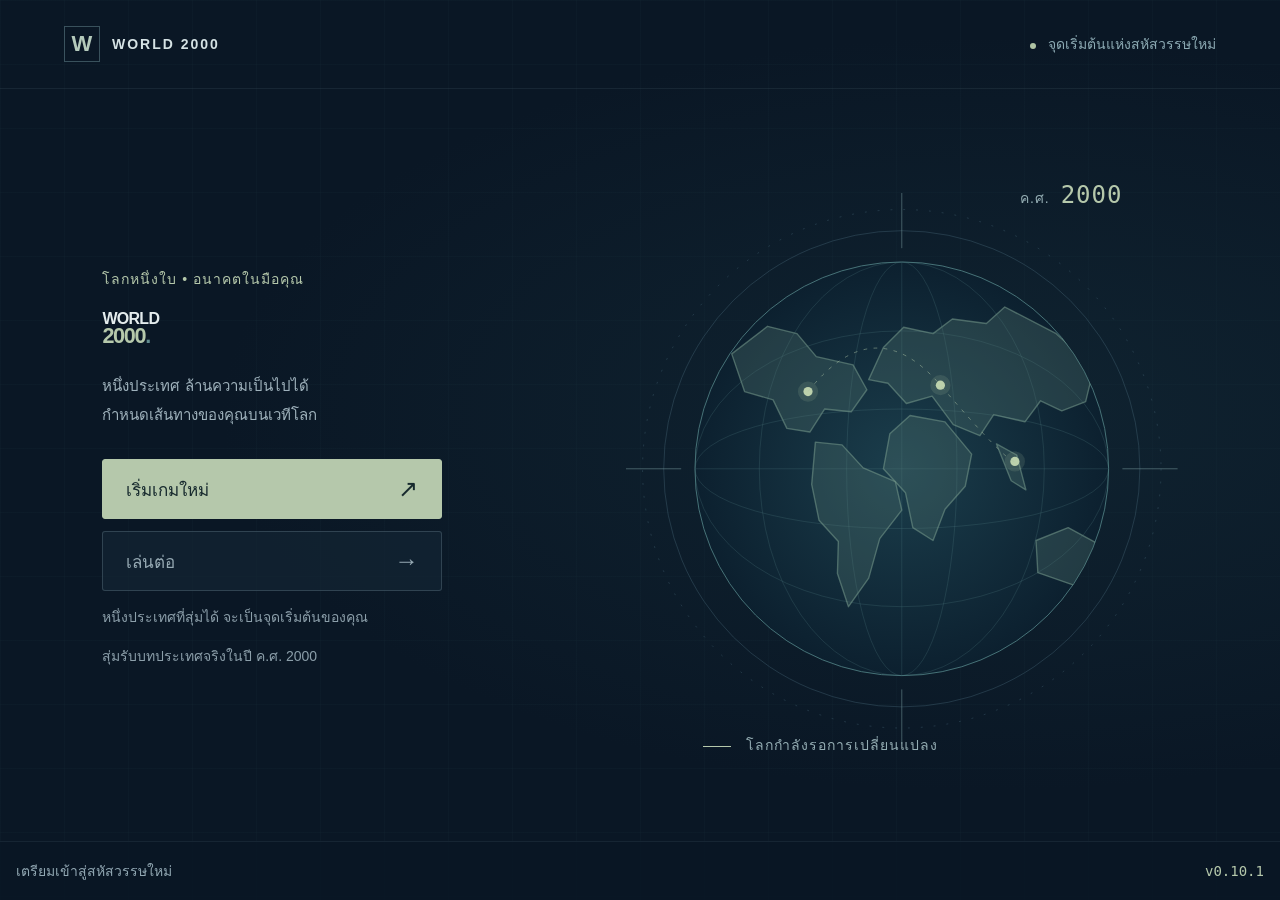
<file: index.html>
<!DOCTYPE html>
<html lang="th">
<head>
  <meta charset="UTF-8">
  <meta name="viewport" content="width=device-width, initial-scale=1, viewport-fit=cover">
  <meta name="theme-color" content="#0a1725">
  <meta name="description" content="World 2000 — บริหารประเทศ กำหนดอนาคตของโลก">
  <link rel="manifest" href="./manifest.json">
  <link rel="icon" href="./icons/icon.svg" type="image/svg+xml">
  <link rel="apple-touch-icon" href="./icons/icon-192.png">
  <link rel="stylesheet" href="./css/main.css">
  <link rel="stylesheet" href="./css/map.css">
  <link rel="stylesheet" href="./css/game.css">
  <link rel="stylesheet" href="./css/country-cards.css">
  <link rel="stylesheet" href="./css/economy.css">
  <link rel="stylesheet" href="./css/friendly.css">
  <link rel="stylesheet" href="./css/resources.css">
  <link rel="stylesheet" href="./css/events.css">
  <link rel="stylesheet" href="./css/victory.css">
  <link rel="stylesheet" href="./css/time.css">
  <link rel="stylesheet" href="./css/news.css">
  <link rel="stylesheet" href="./css/trait-map.css">
  <link rel="stylesheet" href="./css/trade.css">
  <link rel="stylesheet" href="./css/market.css">
  <script type="module" src="./js/main.js"></script>
  <title>World 2000</title>
  <link rel="stylesheet" href="./css/performance.css">
  <link rel="stylesheet" href="./css/territories.css">
  <link rel="stylesheet" href="./css/war.css">
</head>
<body>
  <header class="masthead" id="menu-header">
    <a class="brand" href="./" aria-label="World 2000 หน้าหลัก"><span class="brand-mark" aria-hidden="true">W</span><span>WORLD 2000</span></a>
    <span class="era"><span class="status-dot" aria-hidden="true"></span> จุดเริ่มต้นแห่งสหัสวรรษใหม่</span>
  </header>
  <main class="main-menu" id="menu-screen">
    <section class="menu-content" aria-labelledby="game-title">
      <p class="eyebrow">โลกหนึ่งใบ • อนาคตในมือคุณ</p>
      <h1 id="game-title">WORLD<span>2000<span class="title-dot">.</span></span></h1>
      <p class="intro">หนึ่งประเทศ ล้านความเป็นไปได้<br>กำหนดเส้นทางของคุณบนเวทีโลก</p>
      <div class="menu-actions" aria-describedby="menu-note">
        <button class="menu-button primary" id="new-game" type="button"><span>เริ่มเกมใหม่</span><span aria-hidden="true">↗</span></button>
        <button class="menu-button secondary" id="continue-game" type="button" disabled><span>เล่นต่อ</span><span aria-hidden="true">→</span></button>
      </div>
      <p id="menu-note" class="menu-note">หนึ่งประเทศที่สุ่มได้ จะเป็นจุดเริ่มต้นของคุณ</p>
      <p id="menu-feedback" class="menu-note" role="status"></p>
    </section>
    <div class="world-art" aria-hidden="true">
      <div class="coordinate top-coordinate">ค.ศ. <strong>2000</strong></div>
      <svg class="globe" viewBox="0 0 600 600" fill="none">
        <defs>
          <radialGradient id="ocean"><stop stop-color="#1b3e4c"/><stop offset="1" stop-color="#0c202f"/></radialGradient>
          <clipPath id="sphere"><circle cx="300" cy="300" r="225"/></clipPath>
        </defs>
        <circle class="orbit" cx="300" cy="300" r="282" stroke-dasharray="2 12"/>
        <circle class="orbit" cx="300" cy="300" r="259"/>
        <path class="crosshair" d="M300 0v60m0 480v60M0 300h60m480 0h60"/>
        <circle cx="300" cy="300" r="225" fill="url(#ocean)" stroke="#4c797e"/>
        <g clip-path="url(#sphere)" class="globe-grid">
          <ellipse cx="300" cy="300" rx="155" ry="225"/><ellipse cx="300" cy="300" rx="60" ry="225"/>
          <ellipse cx="300" cy="300" rx="225" ry="150"/><ellipse cx="300" cy="300" rx="225" ry="65"/>
          <path d="M75 300h450M300 75v450"/>
        </g>
        <g class="land" clip-path="url(#sphere)">
          <path d="m115 175 39-30 32 8 21 25 40 9 15 27-17 24-29-3-16 25-25-4-15-31-31-9-14-41Zm91 96 29 3 23 25 35 15 7 31-24 31-12 43-22 31-12-36 1-35-21-23-8-39Z"/>
          <path d="m280 168 22-22 32 7 21-16 37 5 20-18 56 29 41 37-9 37-26 10-23-11-17 23-34-8-15 23-29-12-23-31-28 8-20-22-21-4Zm29 74 38 7 29 35-7 35-22 25-13 34-22-14-8-38-24-26 7-38Zm94 31 22 12 10 38-16-10-16-40Zm43 105 35-14 33 18 11 31-31 16-46-16Z"/>
        </g>
        <g class="map-points"><circle cx="342" cy="209" r="5"/><circle cx="198" cy="216" r="5"/><circle cx="423" cy="292" r="5"/></g>
        <path class="route" d="M198 216Q270 125 342 209T423 292" stroke-dasharray="4 7"/>
      </svg>
      <div class="coordinate bottom-coordinate"><span class="tiny-line"></span> โลกกำลังรอการเปลี่ยนแปลง</div>
    </div>
  </main>
  <main class="start-screen" id="start-screen" hidden>
    <header class="start-header">
      <button id="cancel-start" class="map-button" type="button">← กลับเมนู</button>
      <span class="eyebrow">จุดเริ่มต้นของประเทศคุณ</span>
      <span class="year-badge">ค.ศ. 2000</span>
    </header>
    <div class="start-layout">
      <section class="draw-machine" aria-labelledby="draw-intro">
        <p class="eyebrow">ทุกประเทศมีเส้นทางของตัวเอง</p>
        <div class="draw-emblem" aria-hidden="true">W<span>2000</span></div>
        <p id="draw-status" role="status">กำลังเตรียมประเทศของคุณ</p>
        <div class="draw-reel"><span class="reel-marker" aria-hidden="true">›</span><h2 id="draw-name"></h2><span class="reel-marker" aria-hidden="true">‹</span></div>
        <p id="draw-code"></p>
        <p class="draw-hint">โลกในปี 2000 กำลังเปลี่ยนแปลง<br>ประเทศนี้จะเติบโตไปในทิศทางใด ขึ้นอยู่กับคุณ</p>
      </section>
      <section class="draw-card" id="draw-result" hidden>
        <p class="eyebrow">หน้าที่ใหม่ของคุณ</p>
        <h2 id="draw-intro"></h2>
        <p id="draw-government"></p>
        <p id="start-balance"></p><div id="start-traits" aria-label="จุดเด่นของประเทศ"></div>
        <dl class="stat-grid" id="draw-stats"></dl>
        <label class="victory-label" for="start-victory-path">เลือกเป้าหมายของประเทศ</label><select id="start-victory-path" class="victory-select"></select><p id="start-victory-detail" class="victory-detail"></p>
        <p class="estimate-note">ข้อมูลอ้างอิงปี 2000 · คะแนนและเงินคลังเป็นค่าประเมินสำหรับเกม</p>
      </section>
    </div>
    <div class="start-actions">
      <button class="map-button accept-button" id="accept-country" type="button" disabled>รับตำแหน่ง →</button>
      <button class="map-button" id="reroll-country" type="button" disabled>สุ่มใหม่ (3/3)</button>
      <p id="replace-save-note" hidden>เมื่อรับตำแหน่ง เกมใหม่นี้จะถูกบันทึกแทนเกมเดิม</p>
    </div>
    <section id="country-choices" aria-label="เลือกประเทศจาก 40 ประเทศ แบ่งตามภูมิภาค"><h2>เลือกประเทศ • แตะดูจุดเด่นและจุดอ่อน</h2></section>
    <details class="manual-choice">
      <summary>เลือกประเทศเอง (สำหรับทดสอบ)</summary>
      <div><label for="manual-country">ประเทศที่ต้องการ</label><select id="manual-country" disabled></select><button class="map-button" id="choose-country" type="button" disabled>เลือกประเทศนี้</button></div>
      <p>โหมดทดสอบไม่ใช้จำนวนครั้งสุ่มใหม่</p>
    </details>
  </main>
  <main class="map-screen" id="map-screen" hidden>
    <header class="map-header">
      <button class="map-button back-button" id="back-to-menu" type="button">← กลับเมนู</button>
      <div class="map-heading"><h2 id="player-name">ประเทศของคุณ</h2><span>WORLD 2000</span></div>
      <div class="time-controls"><div class="month-clock"><span class="year-badge" id="game-date">1 มกราคม 2000</span><div id="month-track" role="progressbar" aria-label="ความคืบหน้าของเดือน" aria-valuemin="0" aria-valuemax="100" aria-valuenow="0"><span id="month-progress"></span></div></div><button type="button" class="map-button" data-time-speed="pause" aria-label="หยุดเวลา">⏸</button><button type="button" class="map-button" data-time-speed="1">×1</button><button type="button" class="map-button" data-time-speed="2">×2</button><button type="button" class="map-button" data-time-speed="4">×4</button><span id="time-status">ความเร็ว ×4</span><button type="button" class="map-button victory-chip" id="victory-toggle" aria-label="รายละเอียดเป้าหมาย"><span aria-hidden="true">🏆</span> <span id="victory-progress-text">0%</span><span id="victory-name" hidden>เป้าหมาย</span><span id="victory-progress-detail" hidden></span></button></div>
    </header>
    <button type="button" id="news-ticker" aria-label="เปิดประวัติข่าว 20 รายการล่าสุด">📰 ยังไม่มีข่าวใหม่</button>
    <section id="war-strip" hidden aria-label="สถานะสงคราม"><label for="war-select">⚔️</label><select id="war-select" aria-label="เลือกสงคราม"></select><span id="war-months"></span><div class="war-strip-target"><span id="war-target-label"></span><progress id="war-progress" max="100" value="0"></progress></div><button id="war-manage" class="map-button" type="button">จัดการสงคราม</button></section>
    <div class="country-hud" aria-label="สถานะประเทศของคุณ">
      <button type="button" class="hud-button" data-stat="treasury" aria-label="อธิบายเงินที่มี"><span class="hud-icon" aria-hidden="true">💰</span><span><span class="hud-label">เงินที่มี</span><strong id="hud-treasury">—</strong><small id="hud-net"></small></span></button>
      <button type="button" class="hud-button" data-stat="happiness" aria-label="อธิบายความสุข"><span class="hud-icon" aria-hidden="true">😊</span><span><span class="hud-label">ความสุข</span><strong id="hud-happiness">—</strong></span></button>
      <button type="button" class="hud-button" data-stat="military" aria-label="อธิบายทหาร"><span class="hud-icon" aria-hidden="true">⚔️</span><span><span class="hud-label">ทหาร</span><strong id="hud-military">—</strong></span></button>
    </div>
    <div class="map-layout">
      <section class="map-viewport" aria-label="แผนที่ประเทศและดินแดน">
        <div class="map-settings" id="map-settings" aria-label="ตั้งค่าแผนที่">
          <button class="map-setting-trigger" id="toggle-map-mode" type="button" aria-label="เปิดโหมดแผนที่" aria-controls="map-settings-menu" aria-expanded="false">▤</button>
          <button class="map-setting-trigger" id="toggle-map-quality" type="button" aria-label="เปิดคุณภาพภาพ" aria-controls="map-settings-menu" aria-expanded="false">◐</button>
          <div class="map-setting-menu" id="map-settings-menu" hidden>
            <label for="map-mode">โหมดแผนที่</label><select id="map-mode"><option value="political">การเมือง</option></select><div id="resource-legend" hidden></div>
            <label for="map-quality">คุณภาพภาพ</label><select id="map-quality"><option value="high">สูง</option><option value="medium">กลาง</option><option value="low">ต่ำ</option></select>
            <label class="trade-toggle"><input type="checkbox" id="power-saving"> โหมดประหยัด (เปิดอัตโนมัติเมื่อเครื่องช้า)</label>
            <label class="trade-toggle"><input type="checkbox" id="trade-animation" checked> ภาพเรือและเครื่องบิน</label><p id="trade-animation-status">ภาพจากยอดขายรายเดือน</p>
            <a class="map-credits" href="./data/TERRITORY_LICENSES.html" target="_blank" rel="noopener">แผนที่: Natural Earth · Rosreestr/GIS-Lab · NGD/OCHA</a><p class="trade-note">ภาพเชื่อมยอดขายมือและส่งออกอัตโนมัติ เงินได้รับตอนขายแล้ว ไม่บวกซ้ำเมื่อถึงปลายทาง</p>
          </div>
        </div>
        <span class="player-pulse" id="player-pulse" hidden aria-hidden="true"><i></i><i></i></span>
        <canvas id="world-map" tabindex="0" role="img" aria-label="แผนที่โลก ลากเพื่อเลื่อน ใช้สองนิ้วหรือล้อเมาส์เพื่อซูม แตะเพื่อเลือกประเทศ หรือเลือกจากรายชื่อด้านข้าง"></canvas>
        <button id="territory-alert" type="button" hidden aria-label="เหตุการณ์ดินแดน">⚠️</button><aside id="province-map-card" hidden><strong id="province-map-name"></strong><p id="province-map-info"></p><button id="war-target-province" type="button" class="map-button" hidden>บุกจังหวัดนี้</button></aside>
        <svg id="war-map-overlay" aria-hidden="true" hidden></svg><canvas id="trade-canvas" aria-hidden="true"></canvas><aside id="trade-info" hidden><p id="trade-info-text"></p><button id="close-trade-info" class="map-button" type="button">ปิด</button></aside>
        <div class="trait-map-dock"><button id="map-special" type="button" aria-label="ใช้ความสามารถพิเศษ"><span class="special-ring" aria-hidden="true"><span id="map-special-days">✨</span></span><span><strong>ความสามารถพิเศษ</strong><span id="map-special-name"></span><span id="map-special-status"></span></span></button><p id="trait-map-summary" role="status" hidden></p></div>
        <aside id="missions" class="missions" aria-label="ภารกิจแนะนำ"><header><h3>ภารกิจแนะนำ</h3><button id="dismiss-missions" class="map-button" type="button" aria-label="ปิดภารกิจแนะนำ">×</button></header><ol id="mission-list"></ol></aside>
        <div class="map-caption" aria-hidden="true">แผนที่การเมือง <span>ปี 2000</span></div>
        <div class="map-tools" aria-label="ควบคุมแผนที่">
          <button class="map-button" id="zoom-in" type="button" aria-label="ซูมเข้า" disabled>+</button>
          <output id="zoom-level" aria-label="ระดับการซูม">1.0×</output>
          <button class="map-button" id="zoom-out" type="button" aria-label="ซูมออก" disabled>−</button>
          <button class="map-button reset-button" id="reset-map" type="button" disabled>ดูทั้งโลก</button>
          <button class="map-button focus-player" id="focus-player" type="button">⌖ ประเทศเรา</button>
        </div>
        <div class="map-loading" id="map-loading">
          <p id="map-load-message" role="status">กำลังเตรียมแผนที่โลก…</p>
          <button class="map-button" id="retry-map" type="button" hidden>ลองอีกครั้ง</button>
        </div>
      </section>
      <aside class="country-panel" aria-label="ข้อมูลประเทศ">
        <div class="panel-heading"><span class="status-dot" aria-hidden="true"></span> สำรวจโลก</div>
        <label class="country-picker-label" for="country-picker">เลือกจากรายชื่อ</label>
        <select id="country-picker" disabled><option value="">เลือกประเทศหรือดินแดน</option></select>
        <div class="country-detail" id="country-detail" aria-live="polite" aria-atomic="true">
          <div class="country-swatch" id="country-swatch" hidden aria-hidden="true"></div>
          <p id="country-territory" hidden></p><p class="detail-eyebrow" id="country-category">ประเทศและดินแดน</p>
          <h3 id="country-name">เลือกประเทศ</h3>
          <div id="country-top-resources"></div>
          <p id="country-note">แตะพื้นที่บนแผนที่ เพื่อดูชื่อประเทศและไฮไลต์พรมแดน</p>
          <div id="country-relation" class="relation" hidden><strong id="relation-label"></strong><p id="relation-reason"></p></div>
          <button id="declare-war" class="map-button" type="button" hidden>ประกาศสงคราม</button><p id="war-declare-reason" hidden></p><details><summary>ดูตัวเลขของประเทศนี้</summary><dl id="country-stats" class="stat-grid compact-stats" hidden></dl></details>
        </div>
        <details class="map-help"><summary aria-label="วิธีสำรวจ">?</summary><div class="map-guide">
          <h3>วิธีสำรวจ</h3>
          <p>ลากนิ้วหรือเมาส์เพื่อเลื่อน<br>กางสองนิ้วหรือหมุนล้อเมาส์เพื่อซูม<br>แตะประเทศเพื่อดูข้อมูล</p>
          <p class="un-legend"><span aria-hidden="true"></span> ดินแดนภายใต้การดูแลของสหประชาชาติ</p>
          <p class="player-legend"><span aria-hidden="true"></span> ขอบเรืองแสง: ประเทศของคุณ</p>
        </div>
        </details><p class="map-credit">ข้อมูลแผนที่ Natural Earth · 1:50m<br>ปรับซูดาน ยูโกสลาเวีย และติมอร์-เลสเตตามโจทย์ปี 2000</p>
      </aside>
    </div>
    <span id="monthly-status" hidden></span>
    <nav class="turn-bar" aria-label="บริหารประเทศ"><button id="open-country" class="map-button" type="button"><span class="nav-icon" aria-hidden="true">🏛️</span>ประเทศ</button>
<button id="open-resources" class="map-button" type="button"><span class="nav-icon" aria-hidden="true">🌾</span>ทรัพยากร</button>
<button id="open-army" class="map-button" type="button"><span class="nav-icon" aria-hidden="true">⚔️</span>กองทัพ</button>
<button id="open-market" class="map-button" type="button"><span class="nav-icon" aria-hidden="true">⚖️</span>ตลาด</button>
<button id="open-transport" class="map-button" type="button"><span class="nav-icon" aria-hidden="true">🚆</span>คมนาคม</button>
<button id="open-policy" class="map-button" type="button"><span class="nav-icon" aria-hidden="true">🎚️</span>นโยบาย</button></nav>
  </main>
  <dialog id="resource-dialog" class="economy-dialog" aria-labelledby="resource-title"><header><h2 id="resource-title">ทรัพยากรของประเทศ</h2><button id="close-resources" class="map-button" type="button">กลับแผนที่</button></header><section id="resource-content"></section></dialog>
  <dialog id="war-dialog" class="economy-dialog" aria-labelledby="war-title"><header><h2 id="war-title">สงคราม</h2><button id="close-war" type="button" class="map-button">กลับแผนที่</button></header><section id="war-content"></section></dialog>
  <dialog id="territory-event-dialog" class="economy-dialog" aria-labelledby="territory-event-title"><header><h2 id="territory-event-title">เหตุการณ์ดินแดน</h2></header><section id="territory-event-content"></section></dialog>
  <dialog id="news-dialog" class="economy-dialog" aria-labelledby="news-title"><header><h2 id="news-title">ข่าวล่าสุด 20 รายการ</h2><button id="close-news" class="map-button" type="button">กลับแผนที่</button></header><ol id="news-history"></ol></dialog>
  <dialog id="market-dialog" class="economy-dialog" aria-labelledby="market-title"><header><h2 id="market-title">ตลาดโลก</h2><button id="close-market" class="map-button" type="button">กลับแผนที่</button></header><section id="market-content"></section></dialog>
  <dialog id="event-dialog" class="event-dialog" aria-labelledby="event-title"><div id="event-icon" class="event-icon"></div><h2 id="event-title"></h2><p id="event-story"></p><div id="event-options"></div><p id="event-summary" hidden></p><button id="event-next" class="map-button" type="button" hidden>เล่นต่อ</button></dialog>
  <dialog id="help-dialog" class="economy-dialog help-dialog" aria-labelledby="help-title"><header><h2 id="help-title"></h2><button id="close-help" class="map-button" type="button">กลับแผนที่</button></header><section id="help-content"></section></dialog>
  <dialog id="economy-dialog" class="economy-dialog" aria-labelledby="economy-title">
    <header><h2 id="economy-title"></h2><button id="close-economy" class="map-button" type="button">กลับแผนที่</button></header>
    <section id="economy-content"></section>
  </dialog>
  <footer class="footer"><span id="connection-status" role="status">เตรียมเข้าสู่สหัสวรรษใหม่</span><span id="save-status" role="status"></span><span id="version" aria-label="เวอร์ชันเกม"></span></footer>
  <noscript><p class="script-notice">กรุณาเปิด JavaScript เพื่อใช้งาน World 2000</p></noscript>
</body>
</html>
</file>
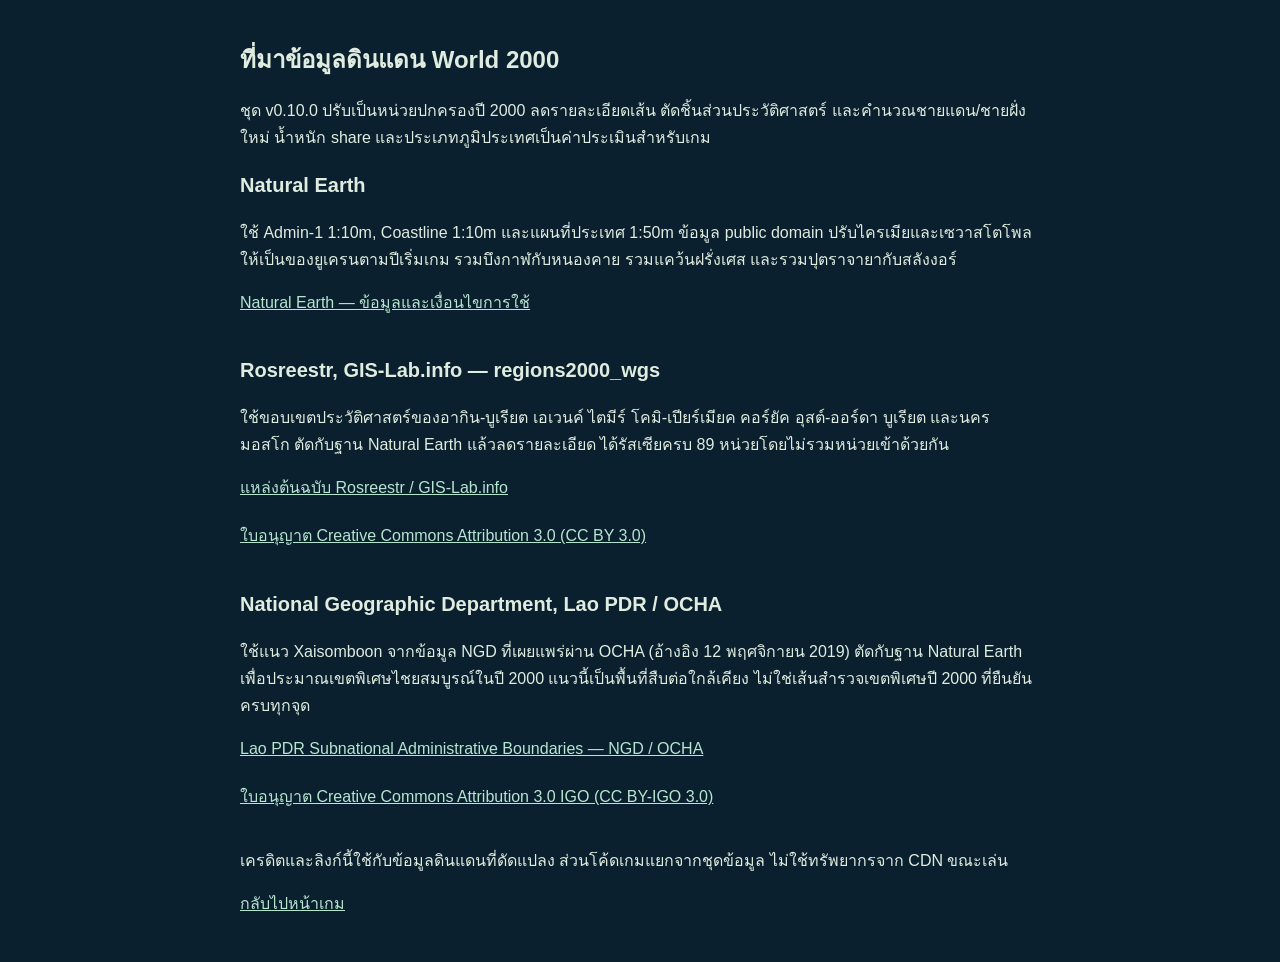
<file: data/TERRITORY_LICENSES.html>
<!doctype html><html lang="th"><meta charset="utf-8"><meta name="viewport" content="width=device-width,initial-scale=1"><title>ที่มาข้อมูลดินแดน · World 2000</title>
<style>body{margin:0;background:#0b202e;color:#e0ecdf;font:16px/1.7 Tahoma,sans-serif}main{max-width:800px;margin:auto;padding:24px}a{color:#b6e5d0;display:inline-block;min-height:48px}h1{font-size:24px}h2{font-size:20px}</style><main>
<h1>ที่มาข้อมูลดินแดน World 2000</h1><p>ชุด v0.10.0 ปรับเป็นหน่วยปกครองปี 2000 ลดรายละเอียดเส้น ตัดชิ้นส่วนประวัติศาสตร์ และคำนวณชายแดน/ชายฝั่งใหม่ น้ำหนัก share และประเภทภูมิประเทศเป็นค่าประเมินสำหรับเกม</p>
<h2>Natural Earth</h2><p>ใช้ Admin-1 1:10m, Coastline 1:10m และแผนที่ประเทศ 1:50m ข้อมูล public domain ปรับไครเมียและเซวาสโตโพลให้เป็นของยูเครนตามปีเริ่มเกม รวมบึงกาฬกับหนองคาย รวมแคว้นฝรั่งเศส และรวมปุตราจายากับสลังงอร์</p><a href="https://www.naturalearthdata.com/about/terms-of-use/">Natural Earth — ข้อมูลและเงื่อนไขการใช้</a>
<h2>Rosreestr, GIS-Lab.info — regions2000_wgs</h2><p>ใช้ขอบเขตประวัติศาสตร์ของอากิน-บูเรียต เอเวนค์ ไตมีร์ โคมิ-เปียร์เมียค คอร์ยัค อุสต์-ออร์ดา บูเรียต และนครมอสโก ตัดกับฐาน Natural Earth แล้วลดรายละเอียด ได้รัสเซียครบ 89 หน่วยโดยไม่รวมหน่วยเข้าด้วยกัน</p><a href="https://gis-lab.info/qa/rusbounds-rosreestr.html">แหล่งต้นฉบับ Rosreestr / GIS-Lab.info</a><br><a href="https://creativecommons.org/licenses/by/3.0/">ใบอนุญาต Creative Commons Attribution 3.0 (CC BY 3.0)</a>
<h2>National Geographic Department, Lao PDR / OCHA</h2><p>ใช้แนว Xaisomboon จากข้อมูล NGD ที่เผยแพร่ผ่าน OCHA (อ้างอิง 12 พฤศจิกายน 2019) ตัดกับฐาน Natural Earth เพื่อประมาณเขตพิเศษไชยสมบูรณ์ในปี 2000 แนวนี้เป็นพื้นที่สืบต่อใกล้เคียง ไม่ใช่เส้นสำรวจเขตพิเศษปี 2000 ที่ยืนยันครบทุกจุด</p><a href="https://data.humdata.org/dataset/cod-ab-lao">Lao PDR Subnational Administrative Boundaries — NGD / OCHA</a><br><a href="https://creativecommons.org/licenses/by/3.0/igo/">ใบอนุญาต Creative Commons Attribution 3.0 IGO (CC BY-IGO 3.0)</a>
<p>เครดิตและลิงก์นี้ใช้กับข้อมูลดินแดนที่ดัดแปลง ส่วนโค้ดเกมแยกจากชุดข้อมูล ไม่ใช้ทรัพยากรจาก CDN ขณะเล่น</p><a href="../index.html">กลับไปหน้าเกม</a></main></html>
</file>
<file: css/main.css>
:root {
  color-scheme: dark;
  font-family: Tahoma, "Leelawadee UI", sans-serif;
  color: #e4eced;
  background: #0a1725;
  font-synthesis: none;
}
* { box-sizing: border-box; }
body {
  margin: 0;
  min-height: 100vh;
  min-height: 100svh;
  background: radial-gradient(ellipse at 77% 46%, #18364266, transparent 55%),
    linear-gradient(#4764740d 1px, transparent 1px), linear-gradient(90deg, #4764740d 1px, transparent 1px), #0a1725;
  background-size: auto, 64px 64px, 64px 64px, auto;
}
.masthead { display: flex; align-items: center; justify-content: space-between; gap: 24px; padding: 26px 5vw; border-bottom: 1px solid #91b4c018; }
.brand { display: flex; align-items: center; gap: 12px; color: #d5e2e4; text-decoration: none; font: 700 14px Arial, sans-serif; letter-spacing: 2px; }
.brand-mark { display: grid; place-items: center; width: 36px; height: 36px; border: 1px solid #80a7ae66; color: #b4c9bb; font-size: 22px; letter-spacing: -2px; padding-right: 2px; }
.era { color: #8dabb4; font-size: 14px; }
.status-dot { display: inline-block; width: 6px; height: 6px; margin-right: 8px; border-radius: 50%; background: #afc3a4; }
.main-menu { display: grid; grid-template-columns: 1fr 1.2fr; align-items: center; gap: 5vw; max-width: 1440px; margin: auto; padding: 42px 8vw 94px; min-height: calc(100svh - 89px); }
.menu-content { position: relative; z-index: 1; max-width: 430px; }
.eyebrow { margin: 0 0 22px; color: #b5c8ab; font-size: 14px; letter-spacing: 1px; }
h1 { margin: 0; font-family: Arial, sans-serif; font-size: clamp(60px, 7.5vw, 110px); line-height: .92; font-weight: 800; letter-spacing: -.045em; }
h1 > span { display: block; color: #b5c8ab; font-size: 1.35em; letter-spacing: -.06em; }
.title-dot { color: #628c8f; }
.intro { color: #9fb2bc; margin: 26px 0 30px; font-size: 15px; line-height: 1.9; }
.menu-actions { display: grid; gap: 12px; max-width: 340px; }
.menu-button { display: flex; align-items: center; justify-content: space-between; min-height: 60px; padding: 15px 23px; border: 1px solid #77909d50; border-radius: 3px; font: 600 17px Tahoma, "Leelawadee UI", sans-serif; text-align: left; touch-action: manipulation; }
.menu-button:disabled { cursor: not-allowed; opacity: 1; }
.primary { background: #b5c8ab; color: #172a2e; border-color: #b5c8ab; }
.secondary { background: #142635aa; color: #96a9b3; }
.menu-button span:last-child { font: 24px Arial, sans-serif; }
.menu-note { color: #8c9faa; font-size: 14px; line-height: 1.8; margin: 14px 0 0; }
.world-art { position: relative; width: 100%; max-width: 610px; justify-self: center; }
.globe { display: block; width: 100%; }
.orbit { stroke: #50738260; }
.crosshair { stroke: #789b9d90; }
.globe-grid { stroke: #507c8045; }
.land { fill: #54786f50; stroke: #76998b90; stroke-width: 1.5; stroke-linejoin: round; }
.map-points { fill: #bdd1ac; stroke: #bdd1ac22; stroke-width: 12; }
.route { stroke: #acc3a58a; }
.coordinate { position: absolute; color: #94adb3; font-size: 14px; letter-spacing: 1px; }
.top-coordinate { top: -12px; right: 10%; }
.top-coordinate strong { color: #b5c8ab; font: 400 24px monospace; margin-left: 6px; }
.bottom-coordinate { bottom: -12px; left: 14%; font-size: 14px; }
.tiny-line { display: inline-block; width: 28px; height: 1px; background: #b5c8ab; vertical-align: middle; margin-right: 10px; }
.footer { position: fixed; left: 0; right: 0; bottom: 0; display: flex; gap: 16px; justify-content: space-between; align-items: center; padding: 18px max(5vw, env(safe-area-inset-right)) max(18px, env(safe-area-inset-bottom)) max(5vw, env(safe-area-inset-left)); background: #0a1725ed; border-top: 1px solid #91b4c018; color: #91a7b2; font-size: 14px; z-index: 2; }
#version { color: #b5c8ab; font: 14px monospace; white-space: nowrap; }
.script-notice { position: fixed; bottom: 50px; left: 24px; color: #ead5ac; }
a:focus-visible { outline: 2px solid #b5c8ab; outline-offset: 6px; }
@media (min-width: 761px) and (max-height: 700px) {
  .masthead { padding-top: 16px; padding-bottom: 16px; }
  .main-menu { padding-top: 26px; padding-bottom: 76px; min-height: calc(100svh - 69px); }
  h1 { font-size: clamp(56px, 6.5vw, 82px); }
  .eyebrow { margin-bottom: 16px; }
  .intro { margin: 18px 0; }
  .world-art { max-width: 460px; }
}
@media (max-width: 760px) {
  .masthead { padding: 18px 6vw; }
  .era { display: none; }
  .main-menu { grid-template-columns: 1fr; padding: 40px 8vw 92px; gap: 44px; }
  .menu-content { width: 100%; justify-self: center; }
  h1 { font-size: clamp(64px, 15vw, 92px); }
  .world-art { max-width: 340px; }
  .menu-actions { max-width: none; }
  .footer { font-size: 14px; }
}
</file>
<file: css/map.css>
[hidden] { display: none !important; }
.menu-button:not(:disabled), .map-button { cursor: pointer; }
.menu-button:not(:disabled):active { filter: brightness(0.92); }
button:focus-visible, select:focus-visible, canvas:focus-visible { outline: 2px solid #efd79c; outline-offset: -3px; }
body.map-mode { overflow: hidden; }
.map-screen { height: calc(100dvh - 53px); min-height: 280px; background: #102736; }
.map-header { height: 72px; display: flex; align-items: center; justify-content: space-between; gap: 16px; padding: 10px max(20px, env(safe-area-inset-right)) 10px max(20px, env(safe-area-inset-left)); background: #0a1725; border-bottom: 1px solid #334552; }
.map-button { min-width: 48px; min-height: 48px; padding: 10px 14px; border: 1px solid #526473; border-radius: 3px; color: #dce7e7; background: #182d3d; font: 14px Tahoma, sans-serif; touch-action: manipulation; }
.map-button:active:not(:disabled) { background: #314a58; }
.map-button:disabled { opacity: .4; cursor: default; }
.map-heading { display: flex; align-items: center; gap: 16px; }
.map-heading h2 { margin: 0; font-size: 18px; font-weight: 500; }
.map-heading span { color: #7f989f; font: 14px Arial, sans-serif; letter-spacing: 2px; }
.year-badge { color: #c3ceb0; border-left: 1px solid #3e535b; padding-left: 18px; font-size: 15px; white-space: nowrap; }
.map-layout { height: calc(100% - 72px); display: grid; grid-template-columns: minmax(0, 1fr) 276px; }
.map-viewport { min-width: 0; min-height: 0; position: relative; overflow: hidden; background: #102736; }
#world-map { display: block; width: 100%; height: 100%; touch-action: none; cursor: grab; user-select: none; -webkit-user-select: none; }
#world-map.is-dragging { cursor: grabbing; }
.map-caption { position: absolute; top: 18px; left: 20px; color: #9db4bd; pointer-events: none; font-size: 14px; letter-spacing: 1px; text-shadow: 0 1px 4px #081c2c; }
.map-caption span { margin-left: 10px; color: #c8d2b8; }
.map-tools { position: absolute; left: 16px; bottom: 16px; display: flex; align-items: center; gap: 4px; padding: 5px; background: #0a1725ed; border: 1px solid #445866; border-radius: 5px; }
.map-tools .focus-player { min-width: 48px; font-size: 14px; white-space: nowrap; }
.player-pulse { position: absolute; z-index: 2; width: 8px; height: 8px; margin: -4px 0 0 -4px; border: 2px solid #e8ffd1; border-radius: 50%; background: #78f0d0; box-shadow: 0 0 10px 3px #5deec5; pointer-events: none; }
.player-pulse i { position: absolute; inset: -7px; border: 2px solid #8fffe2; border-radius: 50%; animation: player-pulse 1.8s ease-out infinite; }
.player-pulse i + i { animation-delay: .9s; }
@keyframes player-pulse { 0% { transform: scale(.45); opacity: .95; } 100% { transform: scale(2.1); opacity: 0; } }
.map-tools button { font-size: 23px; }
.map-tools .reset-button { font-size: 14px; margin-left: 4px; }
#zoom-level { width: 46px; text-align: center; font: 14px monospace; color: #b5c8ab; }
.map-loading { position: absolute; inset: 0; display: flex; align-items: center; justify-content: center; flex-direction: column; gap: 12px; background: #102736f5; padding: 24px; text-align: center; font-size: 14px; line-height: 1.8; }
.country-panel { display: flex; flex-direction: column; min-height: 0; overflow-y: auto; overscroll-behavior: contain; padding: 24px 22px 18px; background: #10212e; border-left: 1px solid #425460; }
.country-panel > * { flex-shrink: 0; }
.panel-heading { color: #b8c8ad; font-size: 14px; margin-bottom: 24px; letter-spacing: 1px; }
.country-picker-label { font-size: 14px; color: #9eafb7; margin-bottom: 8px; }
#country-picker { width: 100%; min-height: 48px; padding: 8px; border: 1px solid #485c69; border-radius: 3px; background: #1a303e; color: #dce6e9; font: 14px Tahoma, sans-serif; }
.country-detail { padding: 26px 0; min-height: 195px; border-bottom: 1px solid #36505c; }
.country-swatch { width: 42px; height: 6px; background: var(--country-color); margin-bottom: 18px; }
.detail-eyebrow { margin: 0 0 10px; color: #9eafb7; font-size: 14px; line-height: 1.8; }
#country-name { margin: 0 0 14px; font-size: 25px; font-weight: 500; color: #e3e9dc; overflow-wrap: anywhere; }
#country-note { margin: 0; font-size: 14px; color: #adbdc4; line-height: 1.9; }
.map-guide { padding-top: 22px; }
.map-guide h3 { font-size: 14px; color: #c1cdbb; font-weight: 400; margin: 0 0 10px; }
.map-guide p { font-size: 14px; line-height: 2; color: #9aafb9; margin: 0 0 20px; }
.un-legend span { display: inline-block; width: 10px; height: 10px; background: #999fa4; margin-right: 6px; }
.map-credit { margin: auto 0 0; padding-top: 16px; color: #819ca9; font-size: 14px; line-height: 1.9; }
@media (max-height: 650px) and (min-width: 701px) {
  .map-header { height: 64px; padding-top: 8px; padding-bottom: 8px; }
  .map-layout { height: calc(100% - 64px); grid-template-columns: minmax(0, 1fr) 244px; }
  .country-panel { padding: 16px; }
  .panel-heading { margin-bottom: 16px; }
  .country-detail { min-height: 160px; padding: 20px 0; }
  .map-guide { padding-top: 16px; }
}
@media (max-width: 700px) {
  .map-header { padding-left: 12px; padding-right: 12px; gap: 10px; }
  .map-heading span { display: none; }
  .map-heading h2 { font-size: 15px; }
  .year-badge { font-size: 14px; padding-left: 10px; }
  .map-layout { grid-template-columns: minmax(0, 1fr); grid-template-rows: minmax(200px, 1fr) 205px; }
  .country-panel { display: block; border-left: 0; border-top: 1px solid #425460; padding: 14px 18px; }
  .panel-heading, .map-guide, .map-credit { display: none; }
  .country-picker-label { display: block; }
  .country-detail { padding: 14px 0; min-height: 0; border: 0; }
  .country-swatch { float: right; margin-top: 10px; }
  #country-name { font-size: 20px; margin-bottom: 6px; }
  .detail-eyebrow { margin-bottom: 4px; }
  .map-tools { left: 10px; bottom: 10px; }
  .map-tools .focus-player { width: 48px; padding: 4px; font-size: 19px; }
}
@media (prefers-reduced-motion: reduce) { .player-pulse i { animation: none; opacity: .65; transform: scale(1.4); } }
</file>
<file: css/game.css>
.start-screen { padding-bottom: 90px; }
.start-header { display: flex; align-items: center; justify-content: space-between; gap: 18px; padding: 18px 5vw; border-bottom: 1px solid #334552; }
.start-header .eyebrow { margin: 0; }
.start-layout { display: grid; grid-template-columns: .8fr 1.2fr; gap: 48px; max-width: 1200px; margin: auto; padding: 36px 5vw 22px; align-items: center; }
.draw-machine { text-align: center; min-width: 0; }
.draw-machine .eyebrow { font-size: 14px; }
.draw-emblem { font: 700 85px Arial, sans-serif; color: #b5c8ab; margin: 22px auto; width: 150px; height: 150px; display: grid; align-content: center; border: 1px solid #668c8880; border-radius: 50%; outline: 1px dashed #668c8840; outline-offset: 12px; }
.draw-emblem span { font: 14px monospace; letter-spacing: 5px; padding-left: 5px; }
#draw-status { color: #a0bdba; font-size: 14px; margin-top: 34px; }
.draw-reel { min-height: 90px; display: flex; align-items: center; justify-content: space-between; gap: 10px; border-top: 1px solid #628c8f66; border-bottom: 1px solid #628c8f66; background: linear-gradient(90deg, transparent, #213d4655, transparent); }
#draw-name { font-size: clamp(24px, 3vw, 38px); margin: 16px 0; color: #e2d5b6; font-weight: 500; overflow-wrap: anywhere; }
.reel-marker { color: #9cbaa6; font: 36px Arial, sans-serif; }
#draw-code { color: #8ba1ab; font-size: 14px; min-height: 16px; }
.draw-hint { color: #8fa5af; font-size: 14px; line-height: 1.9; }
.draw-card { padding: 25px 28px; background: #122733; border: 1px solid #49616b; border-top: 3px solid #b5c8ab; border-radius: 4px; }
.draw-card .eyebrow { margin-bottom: 14px; }
#draw-intro { font-size: 23px; line-height: 1.65; font-weight: 500; margin: 0; }
#draw-government { color: #a8b9bf; font-size: 14px; margin-bottom: 22px; }
.stat-grid { display: grid; grid-template-columns: repeat(3, minmax(0, 1fr)); margin: 0; gap: 18px 16px; }
.stat-grid dt { color: #93aeb8; font-size: 14px; margin-bottom: 6px; }
.stat-grid dd { color: #dce6da; font-size: 14px; margin: 0; line-height: 1.5; overflow-wrap: anywhere; }
.stat-grid > div { min-width: 0; }
.estimate-note { color: #839eaa; font-size: 14px; line-height: 1.8; margin: 22px 0 0; }
.start-actions { display: flex; justify-content: center; flex-wrap: wrap; gap: 12px; padding: 0 5vw; }
.start-actions button { min-width: 190px; min-height: 56px; font-size: 16px; }
.accept-button { background: #b5c8ab; color: #142a2e; border-color: #b5c8ab; }
.accept-button:active:not(:disabled) { background: #cbd7c2; }
#replace-save-note { flex-basis: 100%; text-align: center; margin: 0; font-size: 14px; color: #dbc9a7; }
.manual-choice { max-width: 800px; margin: 18px auto 0; padding: 0 5vw; color: #a3b7c0; font-size: 14px; }
.manual-choice summary { min-height: 48px; padding: 15px 0; cursor: pointer; }
.manual-choice > div { display: flex; align-items: center; gap: 12px; flex-wrap: wrap; }
.manual-choice select { flex: 1; min-width: 160px; min-height: 48px; background: #1a303e; border: 1px solid #526473; color: #dce7e7; font: 14px Tahoma, sans-serif; padding: 8px; border-radius: 3px; }
.manual-choice p { font-size: 14px; color: #8b9fa9; }
.is-spinning .draw-emblem { animation: orbit-glow 1s linear infinite; }
.is-spinning #draw-name { animation: reel-shift .15s linear infinite; }
.is-spinning .start-layout { min-height: 480px; }
.is-spinning .draw-machine { grid-column: 1 / -1; width: min(100%, 480px); justify-self: center; }
@keyframes orbit-glow { 50% { box-shadow: 0 0 30px #8ed1be35; outline-offset: 20px; } }
@keyframes reel-shift { from { transform: translateY(-6px); opacity: .4; } to { transform: translateY(6px); opacity: 1; } }
.country-hud { height: 66px; display: grid; grid-template-columns: repeat(5, minmax(0, 1fr)); background: #152b37; border-bottom: 1px solid #425460; padding: 10px 20px; gap: 14px; }
.country-hud > div { min-width: 0; border-right: 1px solid #3d5461; padding-right: 12px; }
.country-hud > div:last-child { border-right: 0; }
.country-hud span { color: #9db1bb; font-size: 14px; display: block; margin-bottom: 5px; }
.country-hud strong { font-size: 14px; font-weight: 500; color: #d9e5cc; display: block; white-space: nowrap; }
.map-layout { height: calc(100% - 138px); }
.compact-stats { grid-template-columns: repeat(2, minmax(0, 1fr)); gap: 14px 10px; margin-top: 22px; }
.compact-stats dd { font-size: 14px; }
.relation { margin-top: 20px; padding: 12px; border: 1px solid #526473; background: #1a303e; border-radius: 3px; }
.relation strong { font-size: 14px; font-weight: 500; line-height: 1.8; }
.relation p { font-size: 14px; color: #9db1bb; line-height: 1.8; margin: 5px 0 0; }
.relation.positive { border-color: #6e9f89; color: #a4dfbe; }
.relation.negative { border-color: #a37672; color: #ebaca4; }
.player-legend span { display: inline-block; width: 10px; height: 10px; border: 2px solid #91f2d0; box-shadow: 0 0 6px #5deec5; margin-right: 6px; }
.save-error { color: #f0ba94; }
@media (min-width: 701px) and (max-height: 650px) {
  .map-layout { height: calc(100% - 130px); }
  .start-layout { padding-top: 24px; gap: 30px; }
  .draw-emblem { width: 110px; height: 110px; font-size: 60px; }
  .draw-card { padding: 20px; }
  .stat-grid { gap: 14px; }
}
@media (max-width: 700px) {
  .start-layout { grid-template-columns: 1fr; gap: 24px; padding-top: 24px; }
  .start-header .eyebrow { display: none; }
  .draw-emblem { width: 100px; height: 100px; font-size: 54px; }
  .draw-hint { display: none; }
  .draw-card { padding: 20px; }
  .stat-grid { grid-template-columns: repeat(2, minmax(0, 1fr)); }
  .start-actions button { min-width: 140px; flex: 1; }
  .country-hud { padding: 8px 10px; gap: 7px; height: 72px; }
  .country-hud > div { padding-right: 3px; }
  .country-hud span { font-size: 14px; }
  .country-hud strong { font-size: 14px; white-space: normal; }
  .map-layout { height: calc(100% - 144px); grid-template-rows: minmax(140px, 1fr) 205px; }
  .footer { gap: 6px; padding-left: 12px; padding-right: 12px; }
  #connection-status { max-width: 28%; }
  #save-status { max-width: 48%; }
}
@media (prefers-reduced-motion: reduce) {
  .is-spinning .draw-emblem, .is-spinning #draw-name { animation: none; }
}
</file>
<file: css/country-cards.css>
#country-choices { max-width:1100px; margin:24px auto; padding:0 20px; }
#country-choices h3 { font-size:19px; margin:20px 0 12px; }
.country-choice-grid { display:grid; grid-template-columns:repeat(3,minmax(0,1fr)); gap:12px; }
.country-choice { display:flex; flex-direction:column; align-items:flex-start; gap:8px; padding:14px; min-height:116px; border:1px solid #527579; border-radius:10px; background:#142e3c; color:#dce8d8; text-align:left; font:14px Tahoma,sans-serif; cursor:pointer; }
.country-choice strong { font-size:17px; }
.country-choice[aria-pressed="true"] { border:2px solid #b6d893; background:#21453e; }
.difficulty { font-size:14px; color:#edcf91; }
.choice-traits { display:none; line-height:1.6; }
.country-choice[aria-pressed="true"] .choice-traits { display:grid; gap:4px; }
.choice-traits .strength { color:#b5e0a1; }.choice-traits .weakness { color:#f3afa2; }
.start-actions { position:sticky; top:0; z-index:4; padding-block:10px; background:#0b1d2bf5; border-block:1px solid #3b555b; }
#start-balance { color:#b5e0a1; font-size:15px; line-height:1.6; }
@media(max-width:850px){.country-choice-grid {grid-template-columns:repeat(2,minmax(0,1fr));}}
@media(max-width:480px){.country-choice-grid {grid-template-columns:1fr;}}
</file>
<file: css/economy.css>
.turn-bar { display: flex; gap: 8px; align-items: center; padding: 8px 16px; background: #0a1725; border-top: 1px solid #415361; height: 76px; }
.turn-hint { margin-right: auto; color: #a8bdc1; font-size: 14px; }
.end-turn { min-height: 56px; min-width: 170px; font-size: 18px; background: #b7c995; color: #122b29; font-weight: bold; }
.map-screen .map-layout { height: auto; flex: 1; min-height: 0; }
.economy-dialog { color: #dce7e7; background: #10212e; border: 1px solid #6c8487; border-radius: 10px; width: min(760px, calc(100vw - 24px)); max-height: calc(100dvh - 24px); padding: 0; }
.economy-dialog::backdrop { background: #030d16c9; }
.economy-dialog header { display: flex; align-items: center; gap: 12px; justify-content: space-between; padding: 16px 20px; position: sticky; top: 0; background: #10212e; z-index: 1; border-bottom: 1px solid #415361; }
.economy-dialog h2 { margin: 0; font-size: 19px; }
#economy-content { padding: 12px 24px 24px; line-height: 1.7; }
.policy-control { display: grid; grid-template-columns: 1fr auto; align-items: center; }
.policy-control input { grid-column: 1 / -1; width: 100%; height: 48px; accent-color: #b7c995; cursor: pointer; }
.policy-control output, .budget-total { color: #c9dda8; font-weight: bold; }
.fiscal-preview { background: #1a3443; padding: 16px; border-radius: 6px; }
.economy-row { display: flex; justify-content: space-between; gap: 16px; padding: 10px 0; border-bottom: 1px solid #2b4351; }
.good { color: #a8e0b4; }.bad { color: #ff9f9c; }.player-rank { background: #24443d; color: #c5f0bd; }
@media (max-height: 650px) and (min-width: 701px) { .map-screen .map-layout { height: auto; flex: 1; min-height: 0; } }
@media (max-width: 700px) {
  .turn-hint { display: none; }.turn-bar { justify-content: space-between; padding: 8px; gap: 4px; }
  .end-turn { min-width: 110px; font-size: 16px; }
  .map-screen .map-layout { height: auto; flex: 1; min-height: 0; grid-template-rows: minmax(100px, 1fr) 150px; }
  .economy-dialog header { padding: 12px; }.economy-dialog h2 { font-size: 16px; }
  #economy-content { padding: 12px; }
}

.policy-cards{display:grid;grid-template-columns:repeat(auto-fit,minmax(190px,1fr));gap:12px}.policy-card{padding:14px;text-align:left;border:1px solid #59777a;border-radius:10px;background:#183543;color:#e1e8dc;font:14px Tahoma;min-height:48px;cursor:pointer}.policy-card[aria-pressed="true"]{border:2px solid #b7d38e;background:#29483d}.policy-card:disabled{cursor:default;opacity:.75}.policy-card p{margin:8px 0}.policy-card:focus-visible{outline:3px solid #e2d59b}
</file>
<file: css/friendly.css>
/* ขนาดตัวอักษรและพื้นที่แตะใช้ร่วมกันทุกหน้า */
body { font-size: 16px; }
body * { font-size: max(14px, 1em); }
button, select, summary { min-height: 48px; }
button { min-width: 48px; }
.map-screen { display: flex; flex-direction: column; }
.map-header, .country-hud, .turn-bar { flex-shrink: 0; }
.map-screen .map-layout { height: auto; flex: 1; min-height: 0; }
.country-hud { height: 76px; padding: 6px 16px; gap: 8px; }
.hud-button { display: flex; align-items: center; justify-content: center; gap: 10px; border: 1px solid #395362; border-radius: 8px; background: #132c3c; color: #e0eacb; padding: 6px; cursor: pointer; }
.country-hud .hud-icon { font-size: 24px; margin: 0; }
.country-hud strong { font-size: 17px; white-space: normal; }
.country-hud .hud-label { font-size: 14px; margin: 0; color: #b7cbd3; }
.turn-bar { display: grid; grid-template-columns: repeat(6, minmax(0, 1fr)); height: 80px; padding: 8px 16px; }
.turn-bar button { height: 60px; font-size: 16px; border-radius: 8px; }
.turn-bar .nav-icon { display: block; font-size: 20px; }
.turn-dock { display: flex; align-items: center; justify-content: flex-end; flex-shrink: 0; min-height: 68px; padding: 6px 16px; background: #0a1725; border-top: 1px solid #415361; }
.end-turn { box-shadow: 0 4px 18px #07131c; border-radius: 8px; }
.focus-player { white-space: nowrap; }
.missions { position: absolute; top: 76px; left: 16px; width: min(320px, calc(100% - 32px)); background: #0a1b28ed; border: 1px solid #587b7c; border-radius: 10px; padding: 10px 14px; box-shadow: 0 6px 20px #08192366; }
.missions header { display: flex; align-items: center; justify-content: space-between; gap: 8px; }
.missions h3 { margin: 0; color: #d6e8b4; font-size: 16px; }
.missions button { padding: 0; background: transparent; }
.missions ol { padding-left: 22px; margin: 4px 0; line-height: 1.7; font-size: 14px; }
.map-caption { display: none; }
.help-dialog { width: min(660px, calc(100vw - 24px)); }
#help-content { padding: 20px 24px; line-height: 1.8; }
#help-content button { margin: 8px 8px 0 0; }
.help-emblem { font-size: 48px; text-align: center; margin: 8px; }
.help-heading, .coming-soon { font-size: 24px; color: #d6e8b4; text-align: center; }
.coming-soon { border: 1px dashed #64878a; border-radius: 12px; padding: 18px; background: #1b3542; }
.report-summary p { margin: 12px 0; font-size: 18px; }
.country-panel summary { cursor: pointer; display: flex; align-items: center; }
.country-panel .country-detail { min-height: 0; }
.footer { gap: 12px; padding-inline: 16px; }
.footer > span { font-size: 14px; }
@media (max-width: 900px) {
  .map-layout { grid-template-columns: minmax(0, 1fr) 225px; }
  .hud-button { gap: 4px; }.country-hud { padding-inline: 8px; }
  .missions { width: min(290px, calc(100% - 32px)); }
  .map-tools { bottom: 84px; }
}
@media (max-width: 700px) {
  .map-screen .map-layout { display: grid; grid-template-columns: minmax(0, 1fr); grid-template-rows: minmax(120px, 1fr) 104px; position: relative; }
  .map-viewport { height: 100%; }
  .country-panel { display: block; }
  .country-hud { height: 82px; gap: 4px; }
  .hud-button { flex-direction: column; gap: 0; }.country-hud .hud-icon { font-size: 20px; }
  .country-hud .hud-label { display: none; }.country-hud strong { font-size: 14px; }
  .turn-bar { height: 142px; grid-template-columns: repeat(3, 1fr); padding: 6px 8px; gap: 4px; }
  .turn-bar button { height: 62px; }
  .footer #connection-status { display: none; }
  .map-header { height: 64px; padding-inline: 8px; }
  .year-badge { padding-left: 4px; }
  .missions { top: 8px; left: 8px; width: calc(100% - 16px); }
  .missions ol { line-height: 1.5; }
  .turn-dock { min-height: 60px; padding: 6px 8px; }
}

.country-hud { grid-template-columns: repeat(3, minmax(0, 1fr)); }
#hud-net { display: block; font-size: 14px; white-space: nowrap; }
.victory-bar { min-height: 48px; max-height: 48px; flex-shrink: 0; cursor: pointer; white-space: nowrap; overflow: hidden; width: 100%; font-family: inherit; }
.map-help summary { width: 48px; height: 48px; border: 1px solid #547477; border-radius: 8px; display: grid; place-items: center; cursor: pointer; }
.map-help:not([open]) .map-guide { display: none; }
.country-panel .map-credit { display: none; }
#monthly-status { display: none; }

.army-unit-row { display: grid; grid-template-columns: 1fr auto; gap: 10px; margin: 12px 0; padding: 18px; background: #193943; border: 1px solid #577b7b; border-radius: 10px; }
.army-unit-row strong, .army-unit-row > span { font-size: 20px; }
.army-unit-row small { grid-column: 1 / -1; font-size: 14px; color: #b8cfc7; }

.army-unit-row > p { margin: 4px 0; font-size: 16px; }
.army-unit-row > p:nth-child(n+3) { grid-column: 1 / -1; }
.produce-button { min-height: 48px; background: #aecb91; color: #102b29; }
.produce-button:disabled { background: #263e46; color: #a9b5b7; }
.production-job { margin: 12px 0; padding: 12px; border: 1px solid #527473; border-radius: 8px; }
.production-job progress { width: 100%; height: 20px; accent-color: #b0d597; }

.trait-card { margin: 14px 0; padding: 14px; border: 1px solid #587d7b; border-radius: 10px; background: #173541; }
.trait-card h3 { font-size: 18px; margin: 4px 0; }
.trait-card p { font-size: 14px; line-height: 1.6; }
.trait-effects { color: #d5e6b6; }
.trait-card button { min-height: 48px; }
</file>
<file: css/resources.css>
#resource-content { padding: 16px 22px; line-height: 1.7; }
#resource-content > button { margin: 8px; }
.resource-grid { display: grid; grid-template-columns: repeat(3,minmax(0,1fr)); gap: 12px; }
.resource-card { display: flex; flex-direction: column; gap: 10px; align-items: flex-start; text-align: left; padding: 16px; border: 1px solid #526f70; border-radius: 10px; background: #193442; color: #e6ece3; font: 16px Tahoma,sans-serif; cursor: pointer; }
.resource-card:hover, .resource-card:focus-visible { background: #254b50; }
.resource-stars { color: #e7d69a; letter-spacing: 2px; font-size: 20px; }
.resource-description { font-size: 20px; color: #d8e8b7; }
.map-settings { position: absolute; z-index: 5; top: 12px; left: 12px; display: flex; gap: 6px; }
.map-setting-trigger { width: 48px; min-width: 48px; height: 48px; border: 1px solid #547477; border-radius: 8px; color: #e5eee1; background: #0c2230ed; font-size: 23px; box-shadow: 0 4px 14px #06111d88; touch-action: manipulation; }
.map-setting-trigger[aria-expanded="true"] { background: #31505a; border-color: #a8c4b4; }
.map-setting-menu { position: absolute; top: 54px; left: 0; width: min(230px, calc(100vw - 24px)); border: 1px solid #547477; border-radius: 8px; background: #0c2230f5; padding: 10px; box-shadow: 0 6px 20px #06111daa; backdrop-filter: blur(8px); }
.map-setting-menu label { display: block; margin-bottom: 4px; }
.map-setting-menu select { width: 100%; min-height: 48px; margin-bottom: 10px; background: #173442; color: #e8eee6; font-size: 14px; padding: 6px; border: 1px solid #67858a; border-radius: 4px; }
.map-setting-menu select:last-child { margin-bottom: 0; }
#resource-legend { font-size: 14px; margin-top: 6px; }
.resource-scale { display: flex; margin-top: 6px; }
.resource-scale span { flex: 1; text-align: center; font-size: 14px; padding: 3px 0; }
#country-top-resources { display: flex; flex-wrap: wrap; gap: 6px; margin: 10px 0; }
.resource-badge { background: #203d46; color: #dbe8ca; border-radius: 6px; padding: 6px; font-size: 14px; }
@media (max-width: 700px) {
  .resource-grid { grid-template-columns: repeat(2,minmax(0,1fr)); gap: 8px; }
  .resource-card { padding: 10px; font-size: 14px; }
  .missions { top: 160px; max-height: 140px; overflow-y: auto; }
}

.resource-open { width: 100%; text-align: left; }
.sell-resource { width: 100%; min-height: 48px; margin-top: auto; background: #aac98e; color: #102733; }
.sell-resource:disabled { background: #243e45; color: #99aaa7; }
#resource-feedback { color: #bde6a6; min-height: 24px; }
</file>
<file: css/events.css>
.event-dialog { width: min(620px, calc(100vw - 28px)); max-height: calc(100dvh - 24px); overflow-y: auto; box-sizing: border-box; padding: 24px; border: 1px solid #799a96; border-radius: 14px; background: #102936; color: #eaf0e7; box-shadow: 0 16px 60px #02101bd9; text-align: center; }
.event-dialog::backdrop { background: #03101bd9; }
.event-icon { font-size: 60px; line-height: 1.2; }
.event-dialog h2 { margin: 8px 0 12px; font-size: 25px; }
.event-dialog p { font-size: 16px; line-height: 1.7; }
#event-options { display: grid; gap: 10px; margin-top: 20px; }
.event-choice { min-height: 64px; padding: 12px 16px; border: 1px solid #73938f; border-radius: 9px; background: #1b3a46; color: #f1f2e9; text-align: left; cursor: pointer; }
.event-choice:active { background: #30585b; }
.event-choice strong { display: block; font-size: 17px; }
.event-effects { display: block; margin-top: 6px; color: #c8dfd3; font-size: 14px; line-height: 1.6; }
#event-summary { color: #cfe5bb; }
#event-next { min-height: 48px; margin-top: 8px; }
.hud-button > span:last-child { position: relative; }
.event-float { position: absolute; left: 50%; top: 0; color: #b5edaa; font-weight: bold; pointer-events: none; animation: event-rise 1.8s ease-out forwards; }
.event-float.negative { color: #ffaaa2; }
@keyframes event-rise { to { transform: translate(-50%, -45px); opacity: 0; } }
@media (prefers-reduced-motion: reduce) { .event-float { animation: none; display: none; } }
</file>
<file: css/victory.css>
.victory-bar { display: flex; align-items: center; gap: 10px; min-height: 42px; padding: 6px 16px; background: #132b36; border-bottom: 1px solid #405d60; color: #dcebcf; font-size: 14px; }
.victory-bar progress { width: clamp(90px, 18vw, 260px); height: 16px; accent-color: #b5d797; }
#victory-progress-detail { color: #afc4bf; overflow: hidden; text-overflow: ellipsis; white-space: nowrap; }
.victory-label { display: block; margin-top: 18px; margin-bottom: 8px; font-size: 15px; }
.victory-select { min-height: 48px; width: 100%; max-width: 460px; padding: 9px; border: 1px solid #73938f; border-radius: 7px; background: #193843; color: #eaf0e7; font-size: 15px; }
.victory-detail { margin: 8px 0; color: #c3d7cf; font-size: 14px; line-height: 1.5; }
.year-badge { font-weight: bold; font-size: 18px; }
@media (max-width: 700px) { .victory-bar { gap: 5px; padding-inline: 8px; } #victory-progress-detail { display: none; } .year-badge { font-size: 15px; } }
</file>
<file: css/time.css>
.time-controls { display: flex; align-items: center; justify-content: flex-end; gap: 5px; flex-wrap: wrap; }
.time-controls .year-badge { margin-right: 10px; }
.time-controls .map-button { min-width: 48px; min-height: 48px; padding: 6px 8px; border-radius: 7px; font-weight: bold; }
.time-controls .map-button[aria-pressed="true"] { background: #b7c995; color: #122b29; }
#time-status { min-width: 86px; text-align: center; color: #cde0c8; font-size: 14px; }
#monthly-status { color: #b9d4cb; font-size: 14px; }
@media (max-width: 700px) { .map-heading { display: none; } .map-header .back-button { padding-inline: 6px; } .time-controls { gap: 2px; flex-wrap: nowrap; } .time-controls .year-badge { margin-right: 2px; white-space: nowrap; } .time-controls .map-button { min-width: 48px; min-height: 48px; padding-inline: 4px; } #time-status { display: none; } }
</file>
<file: css/news.css>
.month-clock { display:flex; align-items:center; gap:10px; }
.month-clock .year-badge { margin:0; padding-left:0; border:0; font-size:16px; }
#month-track { width:76px; height:10px; overflow:hidden; border:1px solid #668a8e; background:#152c39; border-radius:6px; }
#month-progress { display:block; height:100%; background:#91d9b6; transform:scaleX(0); transform-origin:left center; }
.victory-chip { display:inline-flex; align-items:center; justify-content:center; gap:5px; white-space:nowrap; }
#news-ticker { flex-shrink:0; width:100%; height:48px; min-height:48px; border:0; border-block:1px solid #405d60; padding:8px 16px; background:#132b36; color:#dcebcf; font:14px Tahoma,sans-serif; text-align:left; overflow:hidden; text-overflow:ellipsis; white-space:nowrap; cursor:pointer; }
#news-history { padding:12px 24px 20px 44px; margin:0; }
#news-history li { padding:12px 4px; font-size:14px; line-height:1.6; border-bottom:1px solid #37545b; }
@media(max-width:1100px){ .map-heading { display:none; } }
@media(max-width:900px){ #time-status { display:none; } .map-header { gap:8px; padding-inline:8px; } .month-clock { gap:6px; } #month-track { width:54px; } }
@media(max-width:650px){ .map-header { height:auto; min-height:72px; flex-wrap:wrap; padding:6px; } .time-controls { flex-wrap:wrap; justify-content:flex-start; } .month-clock { flex:1; } }
</file>
<file: css/trait-map.css>
#start-traits { display: grid; gap: 8px; margin: 14px 0; }
.start-trait-card { padding: 10px 12px; border: 1px solid; border-radius: 8px; background: #112b35; min-width: 0; }
.start-trait-card strong, .start-trait-card p { display: block; overflow: hidden; white-space: nowrap; text-overflow: ellipsis; font-size: 14px; line-height: 1.6; margin: 0; }
.start-trait-card[data-trait="strength"] { border-color: #76bb8b; color: #b8e7bf; }
.start-trait-card[data-trait="weakness"] { border-color: #bf7770; color: #f3b6b0; }
.start-trait-card[data-trait="special"] { border-color: #c8aa60; color: #f2d68a; }
.trait-map-dock { position: absolute; z-index: 3; top: 14px; right: 14px; width: min(270px, calc(100% - 28px)); pointer-events: none; }
#map-special { display: flex; align-items: center; gap: 10px; width: 100%; min-height: 88px; padding: 12px; text-align: left; border: 1px solid #a58e57; border-radius: 12px; background: #102b36f5; color: #eedba9; cursor: pointer; pointer-events: auto; }
#map-special > span:last-child { min-width: 0; flex: 1; }
#map-special strong { display: block; font-size: 16px; }
#map-special-name, #map-special-status { display: block; font-size: 14px; line-height: 1.6; }
#map-special-name { white-space: nowrap; overflow: hidden; text-overflow: ellipsis; }
#map-special:disabled { cursor: default; border-color: #597277; color: #c2d0c9; }
#map-special.special-ready { box-shadow: 0 0 20px #e9be5c66; border-color: #e6c477; animation: special-ready 2.6s ease-in-out infinite; }
.special-ring { display: grid; place-items: center; flex: 0 0 58px; width: 58px; height: 58px; border-radius: 50%; background: conic-gradient(#f1cc76 var(--cooldown-angle,360deg), #34505a 0); }
.special-ring > span { display: grid; place-items: center; width: 48px; height: 48px; border-radius: 50%; background: #142e39; font-size: 14px; white-space: nowrap; }
#trait-map-summary { padding: 12px; border: 1px solid #d8bd7a; border-radius: 8px; color: #ffe4a4; background: #142e39f5; font-size: 14px; line-height: 1.6; }
.map-viewport.special-burst::after { content: ''; position: absolute; z-index: 2; inset: 0; border: 3px solid #f1d085; background: radial-gradient(ellipse, #f8d57b30, transparent 70%); pointer-events: none; animation: special-burst 1.8s ease-out forwards; }
.map-loading { z-index: 10; }
@keyframes special-ready { 50% { box-shadow: 0 0 30px #e9be5c99; } }
@keyframes special-burst { from { opacity: 1; box-shadow: inset 0 0 80px #ffd97a88; } to { opacity: 0; box-shadow: inset 0 0 6px #ffd97a00; } }
@media(max-width:700px) { .trait-map-dock { top: 68px; right: 8px; width: min(240px, calc(100% - 16px)); } #map-special { min-height: 78px; padding: 8px; } }
@media(prefers-reduced-motion:reduce) { #map-special.special-ready { animation: none; } .map-viewport.special-burst::after { animation: none; opacity: .3; } }
</file>
<file: css/trade.css>
#trade-canvas { position: absolute; inset: 0; width: 100%; height: 100%; pointer-events: none; }
#trade-info { position: absolute; z-index: 6; right: 12px; bottom: 12px; width: min(330px,calc(100% - 24px)); background: #0c2534f5; border: 1px solid #7caba6; border-radius: 10px; padding: 12px; box-sizing: border-box; }
#trade-info p { font-size: 14px; line-height: 1.6; margin: 0 0 8px; }
.trade-toggle { display: flex !important; align-items: center; gap: 8px; min-height: 48px; font-size: 14px; }
.trade-toggle input { width: 24px; height: 24px; accent-color: #b5d795; }
#trade-animation-status { font-size: 14px; line-height: 1.5; margin: 4px 0; }
.trade-note { font-size: 14px; line-height: 1.5; color: #b5c9bd; }
</file>
<file: css/market.css>
#market-content { padding: 16px 22px 22px; font-size: 14px; line-height: 1.6; }
.market-summary { padding: 14px; border: 1px solid #557e79; border-radius: 9px; background: #193944; color: #d7e8c8; }
.market-summary strong { font-size: 16px; }
.market-summary p { margin: 6px 0; font-size: 14px; }
.market-no-capacity { color: #f2c38d; }
.market-price-note { margin: 12px 0; color: #b6c9c8; font-size: 14px; }
.market-grid { display: grid; grid-template-columns: repeat(2, minmax(0, 1fr)); gap: 12px; }
.market-card { padding: 14px; background: #18333f; border: 1px solid #4f7475; border-radius: 10px; min-width: 0; }
.market-card h3 { font-size: 17px; margin: 0 0 8px; overflow-wrap: anywhere; }
.market-current-price { display: flex; align-items: center; justify-content: space-between; flex-wrap: wrap; gap: 8px; margin: 4px 0; }
.market-current-price strong { font-size: 20px; }
.market-direction { font-size: 14px; }
.market-own-price { color: #d9e6b9; font-size: 14px; margin: 6px 0; }
.market-current-price.up { color: #b8e6b0; }
.market-current-price.down { color: #f2a59e; }
.market-current-price.flat { color: #d2ded5; }
.market-sparkline { display: block; width: 100%; height: 64px; margin: 8px 0; overflow: visible; }
.market-graph-guide { stroke: #527071; stroke-dasharray: 3 4; stroke-width: 1; }
.market-graph-line { fill: none; stroke: #c9d8cd; stroke-width: 2.5; stroke-linecap: round; stroke-linejoin: round; vector-effect: non-scaling-stroke; }
.market-graph-line.up { stroke: #a6dea2; }
.market-graph-line.down { stroke: #eca098; }
.market-graph-dot { fill: #c9d8cd; }
.market-graph-dot.up { fill: #a6dea2; }
.market-graph-dot.down { fill: #eca098; }
.market-inventory { color: #bdcfca; font-size: 14px; margin: 8px 0; }
.market-export-controls { display: flex; align-items: center; gap: 10px; justify-content: space-between; }
.market-export-toggle { display: flex; align-items: center; gap: 8px; min-height: 48px; cursor: pointer; font-size: 15px; flex-shrink: 0; }
.market-export-toggle input { width: 24px; height: 24px; margin: 0; accent-color: #acd39a; }
.market-export-share { min-height: 48px; min-width: 100px; width: 52%; border: 1px solid #75938d; border-radius: 7px; background: #102b36; color: #e5eee0; font: 15px Tahoma, sans-serif; padding: 8px; }
.market-export-controls :disabled { opacity: .6; cursor: default; }
@media (max-width: 600px) { #market-content { padding: 12px; } .market-grid { grid-template-columns: minmax(0, 1fr); } }
</file>
<file: css/performance.css>
.power-saving *, .power-saving *::before, .power-saving *::after { animation: none !important; transition: none !important; box-shadow: none !important; text-shadow: none !important; backdrop-filter: none !important; }
.power-saving .event-float, .power-saving .special-burst::after { display: none !important; }
</file>
<file: css/territories.css>
#province-map-card {position:absolute;z-index:4;left:12px;bottom:82px;max-width:min(320px,calc(100% - 24px));padding:12px;border:1px solid #b3cfa2;border-radius:8px;background:#102936f5;color:#e7eedf;font-size:14px;pointer-events:none;}
#province-map-card p {margin:8px 0 0;font-size:14px;}
.territory-summary {font-size:16px;color:#cfdfb4;}
#territory-alert {position:absolute;z-index:5;min-width:48px;min-height:48px;transform:translate(-50%,-50%);border:2px solid #ffdb77;border-radius:50%;background:#273b46;color:#ffe5a0;font-size:22px;animation:territory-blink 1.5s steps(2,end) infinite;}
@keyframes territory-blink {50% {opacity:.6;}}
@media(prefers-reduced-motion:reduce){#territory-alert{animation:none;}}
#territory-event-content {padding:16px;font-size:16px;line-height:1.6;}
#territory-event-dialog {position:fixed;left:auto;right:12px;top:16%;margin:0;width:min(420px,calc(100vw - 24px));max-height:78vh;z-index:20;}
.territory-choice {display:flex;flex-direction:column;gap:8px;width:100%;min-height:64px;margin:12px 0;padding:14px;text-align:left;background:#183845;color:#e6efdf;border:1px solid #72928d;border-radius:8px;font-size:16px;cursor:pointer;}
.territory-choice span {font-size:14px;}
.territory-choice:disabled,.territory-disabled {opacity:.6;cursor:default;}
.territory-disabled {font-size:14px;border:1px solid #657271;border-radius:8px;padding:14px;}
.news-province {min-height:48px;font-size:14px;}

.map-credits {display:block;min-height:48px;padding:12px 4px;color:#c9ddd4;font-size:14px;line-height:1.5;}
</file>
<file: css/war.css>
#war-strip {display:flex;align-items:center;gap:10px;padding:4px 12px;background:#33252d;border-bottom:1px solid #80505a;flex-shrink:0;font-size:14px;}
#war-select {min-height:48px;max-width:180px;font-size:14px;}
.war-strip-target {display:flex;flex-direction:column;gap:4px;min-width:100px;flex:1;}
#war-progress {width:100%;height:12px;accent-color:#e98779;}
#war-target-label {font-size:14px;white-space:nowrap;overflow:hidden;text-overflow:ellipsis;max-width:300px;}
#war-dialog {width:min(600px,calc(100vw - 24px));font-size:16px;}
#war-content {padding:18px;font-size:16px;line-height:1.6;}
#war-content p {font-size:16px;margin:12px 0;}
.war-action {display:block;width:100%;margin-top:12px;text-align:left;min-height:48px;}
.war-target-picker {display:block;width:100%;min-height:48px;font-size:16px;margin:8px 0;}
.war-stance {display:flex;gap:12px;margin:14px 0;}
.war-stance button {flex:1;}
.war-stance [aria-pressed="true"] {background:#b6ce9c;color:#182c32;}
#war-map-overlay {position:absolute;inset:0;width:100%;height:100%;pointer-events:none;z-index:3;overflow:hidden;}
.war-front-blink {animation:war-front-pulse 2.8s ease-in-out infinite;will-change:opacity;}
@keyframes war-front-pulse {0%,100%{opacity:1}50%{opacity:.45}}
@media(prefers-reduced-motion:reduce){.war-front-blink{animation:none;}}
#war-declare-reason {font-size:14px;line-height:1.6;}
#war-target-province {pointer-events:auto;min-height:48px;font-size:14px;margin-top:10px;}
@media(max-width:700px){#war-strip{flex-wrap:wrap;gap:4px;}#war-months{flex:1;}#war-target-label{max-width:180px;}}
</file>
